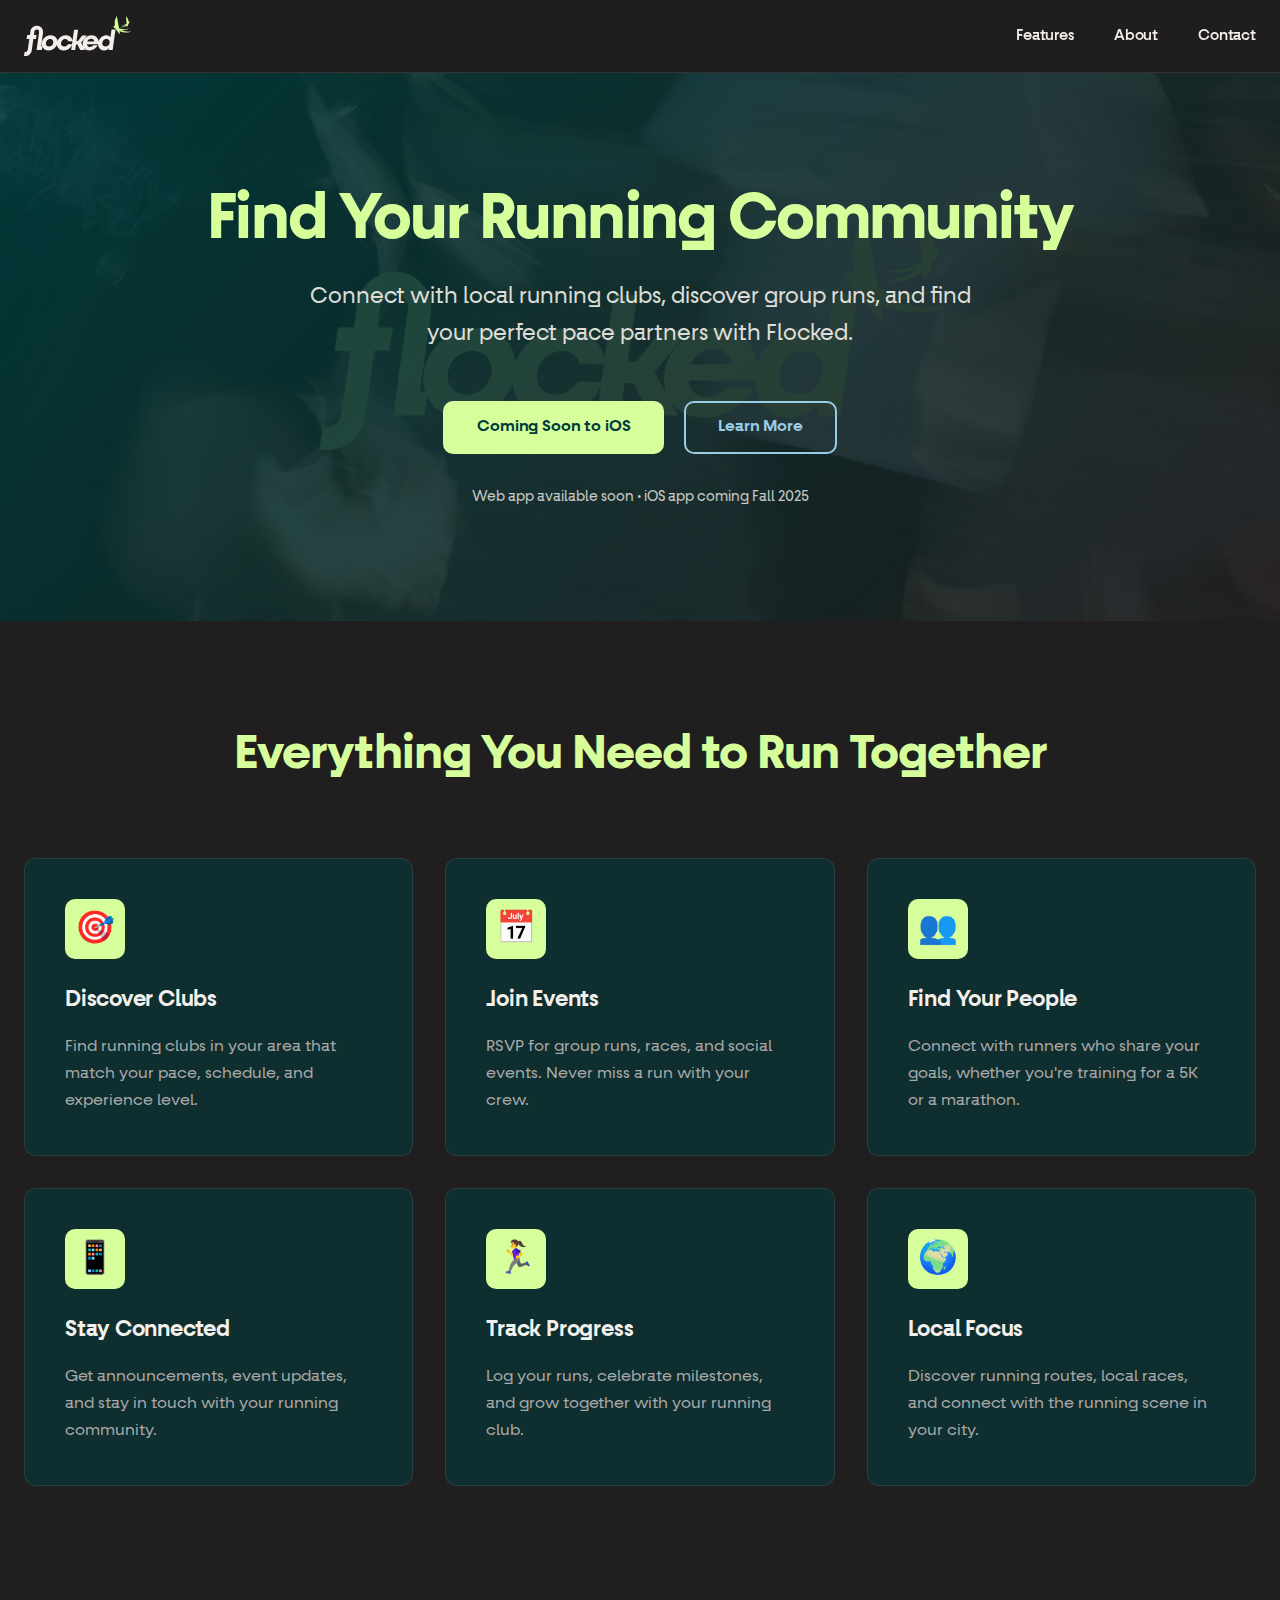
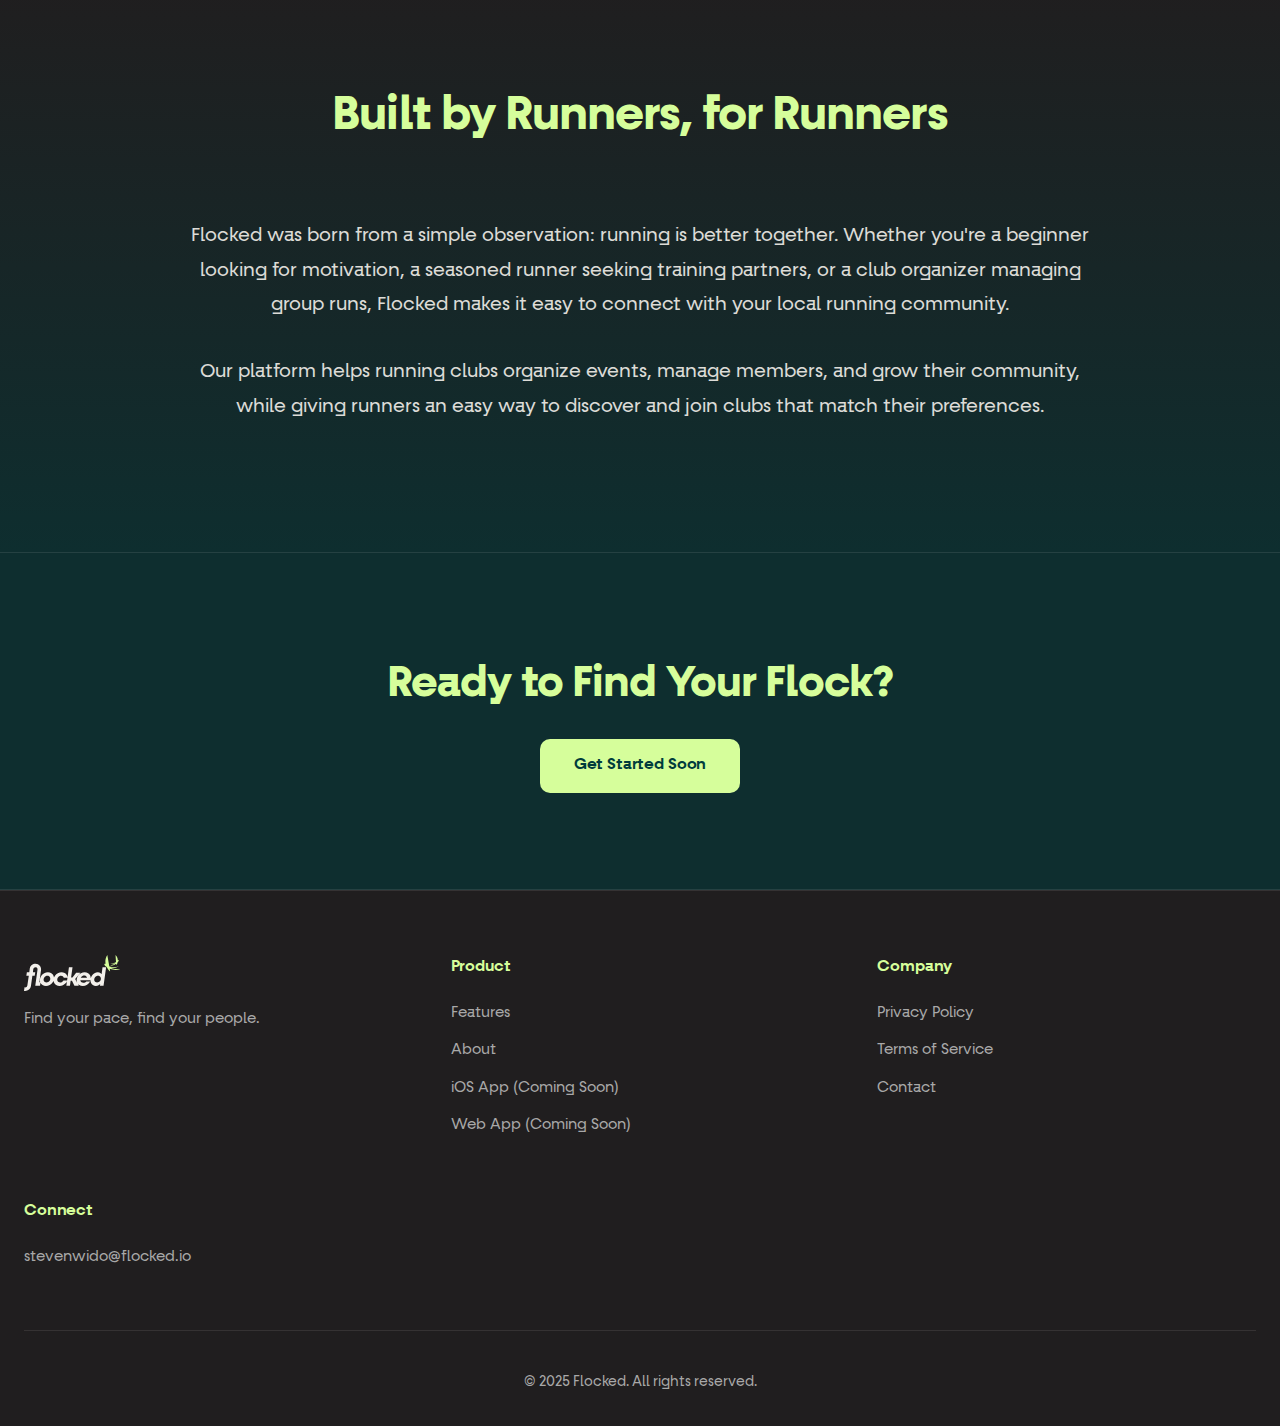
<file: index.html>
<!DOCTYPE html>
<html lang="en">
<head>
    <meta charset="UTF-8">
    <meta name="viewport" content="width=device-width, initial-scale=1.0">
    <title>Flocked - Find Your Running Community</title>
    <meta name="description" content="Flocked connects runners with local running clubs and communities. Find your pace, find your people.">
    <meta property="og:title" content="Flocked - Find Your Running Community">
    <meta property="og:description" content="Connect with local running clubs and find your perfect running community.">
    <meta property="og:type" content="website">
    
    <!-- Favicon -->
    <link rel="icon" type="image/png" href="/favicon.png">
    <link rel="apple-touch-icon" href="/favicon.png">
    
    <link rel="stylesheet" href="styles.css">
    <link rel="stylesheet" href="styles-fix.css">
    <!-- Flocked uses Fractul font loaded locally via CSS -->

    <!-- Google AdSense -->
    <script async src="https://pagead2.googlesyndication.com/pagead/js/adsbygoogle.js?client=ca-pub-4282709214282683"
        crossorigin="anonymous"></script>
</head>
<body>
    <!-- Navigation -->
    <nav class="navbar">
        <div class="container">
            <div class="nav-content">
                <div class="logo">
                    <img src="./brand-assets/logo-neon.svg" alt="Flocked Logo" />
                </div>
                <div class="nav-links">
                    <a href="#features">Features</a>
                    <a href="#about">About</a>
                    <a href="#contact">Contact</a>
                </div>
            </div>
        </div>
    </nav>

    <!-- Hero Section -->
    <section class="hero">
        <div class="container">
            <div class="hero-content">
                <h1 class="hero-title">Find Your Running Community</h1>
                <p class="hero-subtitle">
                    Connect with local running clubs, discover group runs, and find your perfect pace partners with Flocked.
                </p>
                <div class="hero-buttons">
                    <a href="#" class="btn btn-primary">Coming Soon to iOS</a>
                    <a href="#features" class="btn btn-secondary">Learn More</a>
                </div>
                <p class="hero-note">Web app available soon • iOS app coming Fall 2025</p>
            </div>
        </div>
    </section>

    <!-- Features Section -->
    <section id="features" class="features">
        <div class="container">
            <h2 class="section-title">Everything You Need to Run Together</h2>
            <div class="features-grid">
                <div class="feature-card">
                    <div class="feature-icon">🎯</div>
                    <h3>Discover Clubs</h3>
                    <p>Find running clubs in your area that match your pace, schedule, and experience level.</p>
                </div>
                <div class="feature-card">
                    <div class="feature-icon">📅</div>
                    <h3>Join Events</h3>
                    <p>RSVP for group runs, races, and social events. Never miss a run with your crew.</p>
                </div>
                <div class="feature-card">
                    <div class="feature-icon">👥</div>
                    <h3>Find Your People</h3>
                    <p>Connect with runners who share your goals, whether you're training for a 5K or a marathon.</p>
                </div>
                <div class="feature-card">
                    <div class="feature-icon">📱</div>
                    <h3>Stay Connected</h3>
                    <p>Get announcements, event updates, and stay in touch with your running community.</p>
                </div>
                <div class="feature-card">
                    <div class="feature-icon">🏃‍♀️</div>
                    <h3>Track Progress</h3>
                    <p>Log your runs, celebrate milestones, and grow together with your running club.</p>
                </div>
                <div class="feature-card">
                    <div class="feature-icon">🌍</div>
                    <h3>Local Focus</h3>
                    <p>Discover running routes, local races, and connect with the running scene in your city.</p>
                </div>
            </div>
        </div>
    </section>

    <!-- About Section -->
    <section id="about" class="about">
        <div class="container">
            <div class="about-content">
                <h2 class="section-title">Built by Runners, for Runners</h2>
                <p class="about-text">
                    Flocked was born from a simple observation: running is better together. Whether you're a beginner looking for motivation, 
                    a seasoned runner seeking training partners, or a club organizer managing group runs, Flocked makes it easy to connect 
                    with your local running community.
                </p>
                <p class="about-text">
                    Our platform helps running clubs organize events, manage members, and grow their community, while giving runners 
                    an easy way to discover and join clubs that match their preferences.
                </p>
            </div>
        </div>
    </section>

    <!-- CTA Section -->
    <section class="cta">
        <div class="container">
            <div class="cta-content">
                <h2>Ready to Find Your Flock?</h2>
                <a href="#" class="btn btn-primary">Get Started Soon</a>
            </div>
        </div>
    </section>

    <!-- Footer -->
    <footer id="contact" class="footer">
        <div class="container">
            <div class="footer-content">
                <div class="footer-section">
                    <div class="footer-logo">
                        <img src="./brand-assets/logo-neon.svg" alt="Flocked Logo" />
                    </div>
                    <p class="footer-tagline">Find your pace, find your people.</p>
                </div>
                <div class="footer-section">
                    <h4>Product</h4>
                    <ul>
                        <li><a href="#features">Features</a></li>
                        <li><a href="#about">About</a></li>
                        <li><a href="#">iOS App (Coming Soon)</a></li>
                        <li><a href="#">Web App (Coming Soon)</a></li>
                    </ul>
                </div>
                <div class="footer-section">
                    <h4>Company</h4>
                    <ul>
                        <li><a href="privacy.html">Privacy Policy</a></li>
                        <li><a href="terms.html">Terms of Service</a></li>
                        <li><a href="#contact">Contact</a></li>
                    </ul>
                </div>
                <div class="footer-section">
                    <h4>Connect</h4>
                    <ul>
                        <li><a href="mailto:hello@flocked.app">stevenwido@flocked.io</a></li>
                        <!-- <li><a href="#">Twitter</a></li>
                        <li><a href="#">Instagram</a></li> -->
                    </ul>
                </div>
            </div>
            <div class="footer-bottom">
                <p>&copy; 2025 Flocked. All rights reserved.</p>
            </div>
        </div>
    </footer>
</body>
</html>
</file>
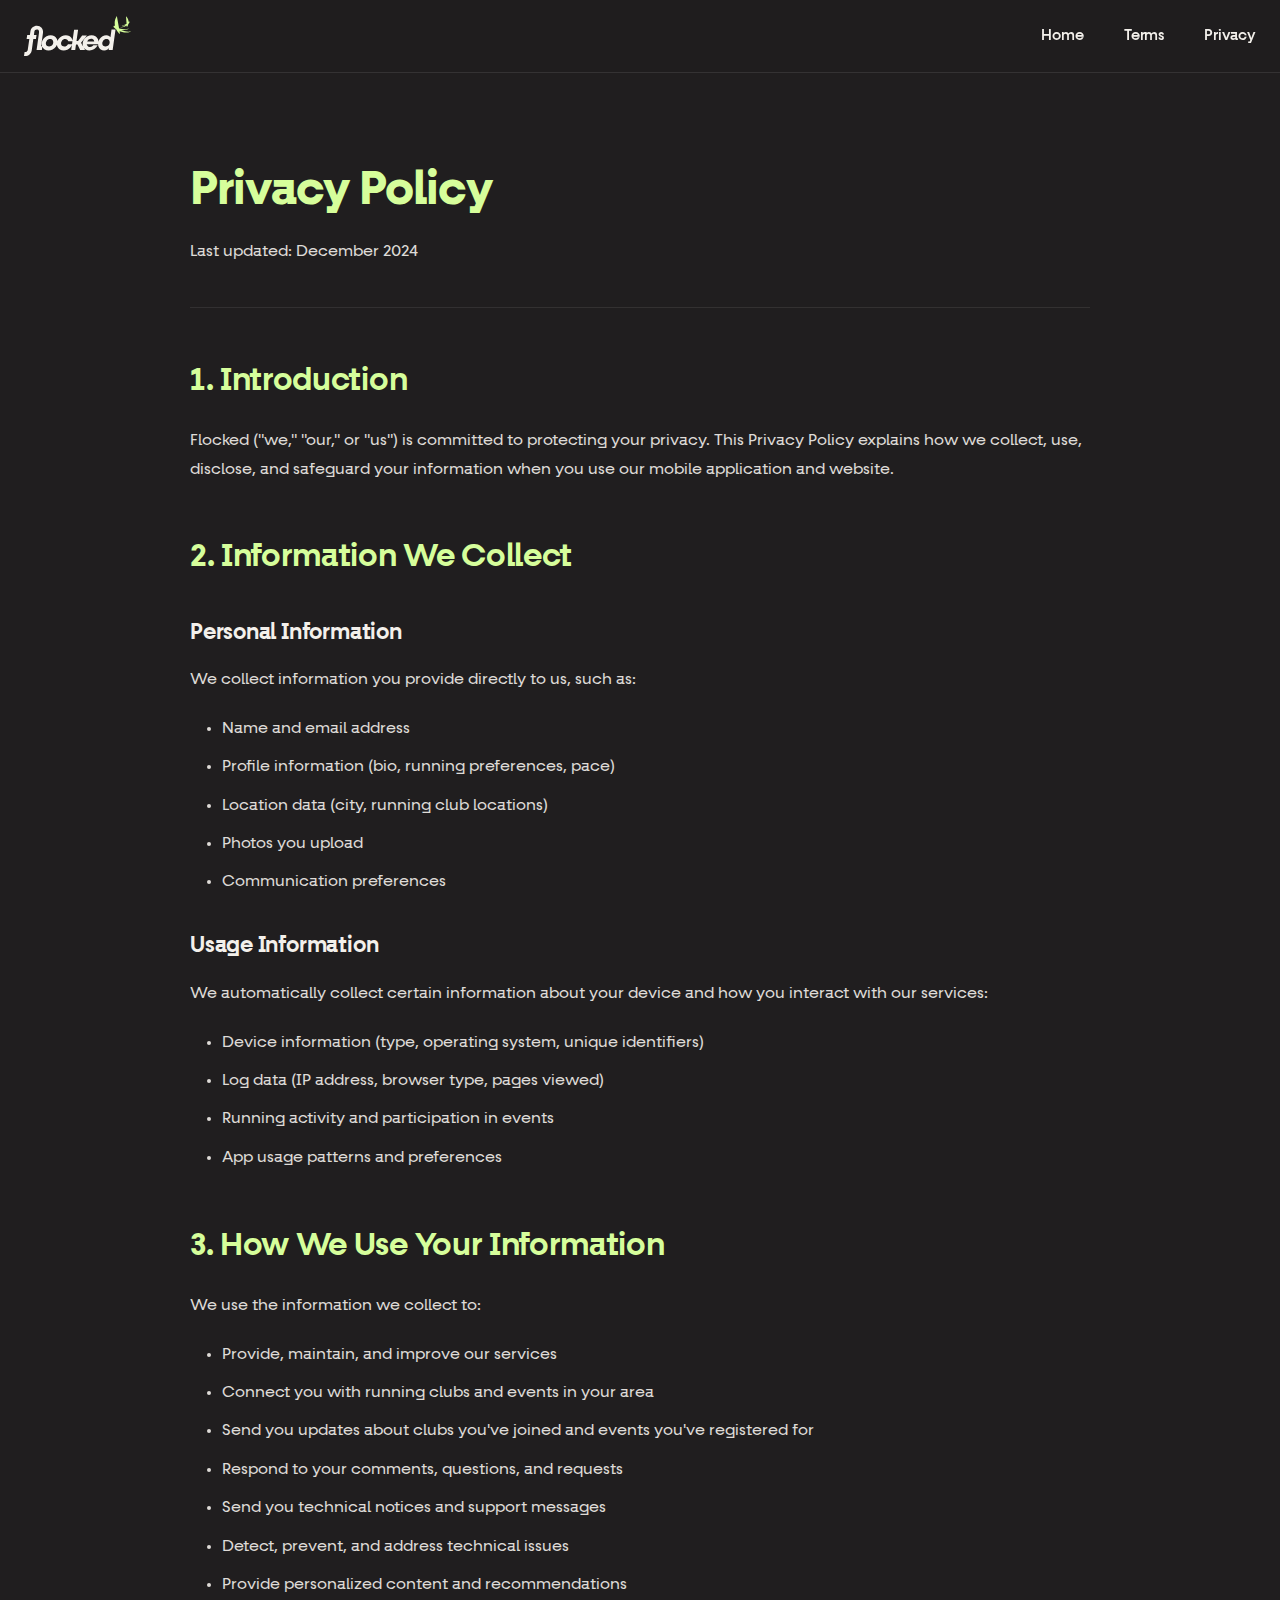
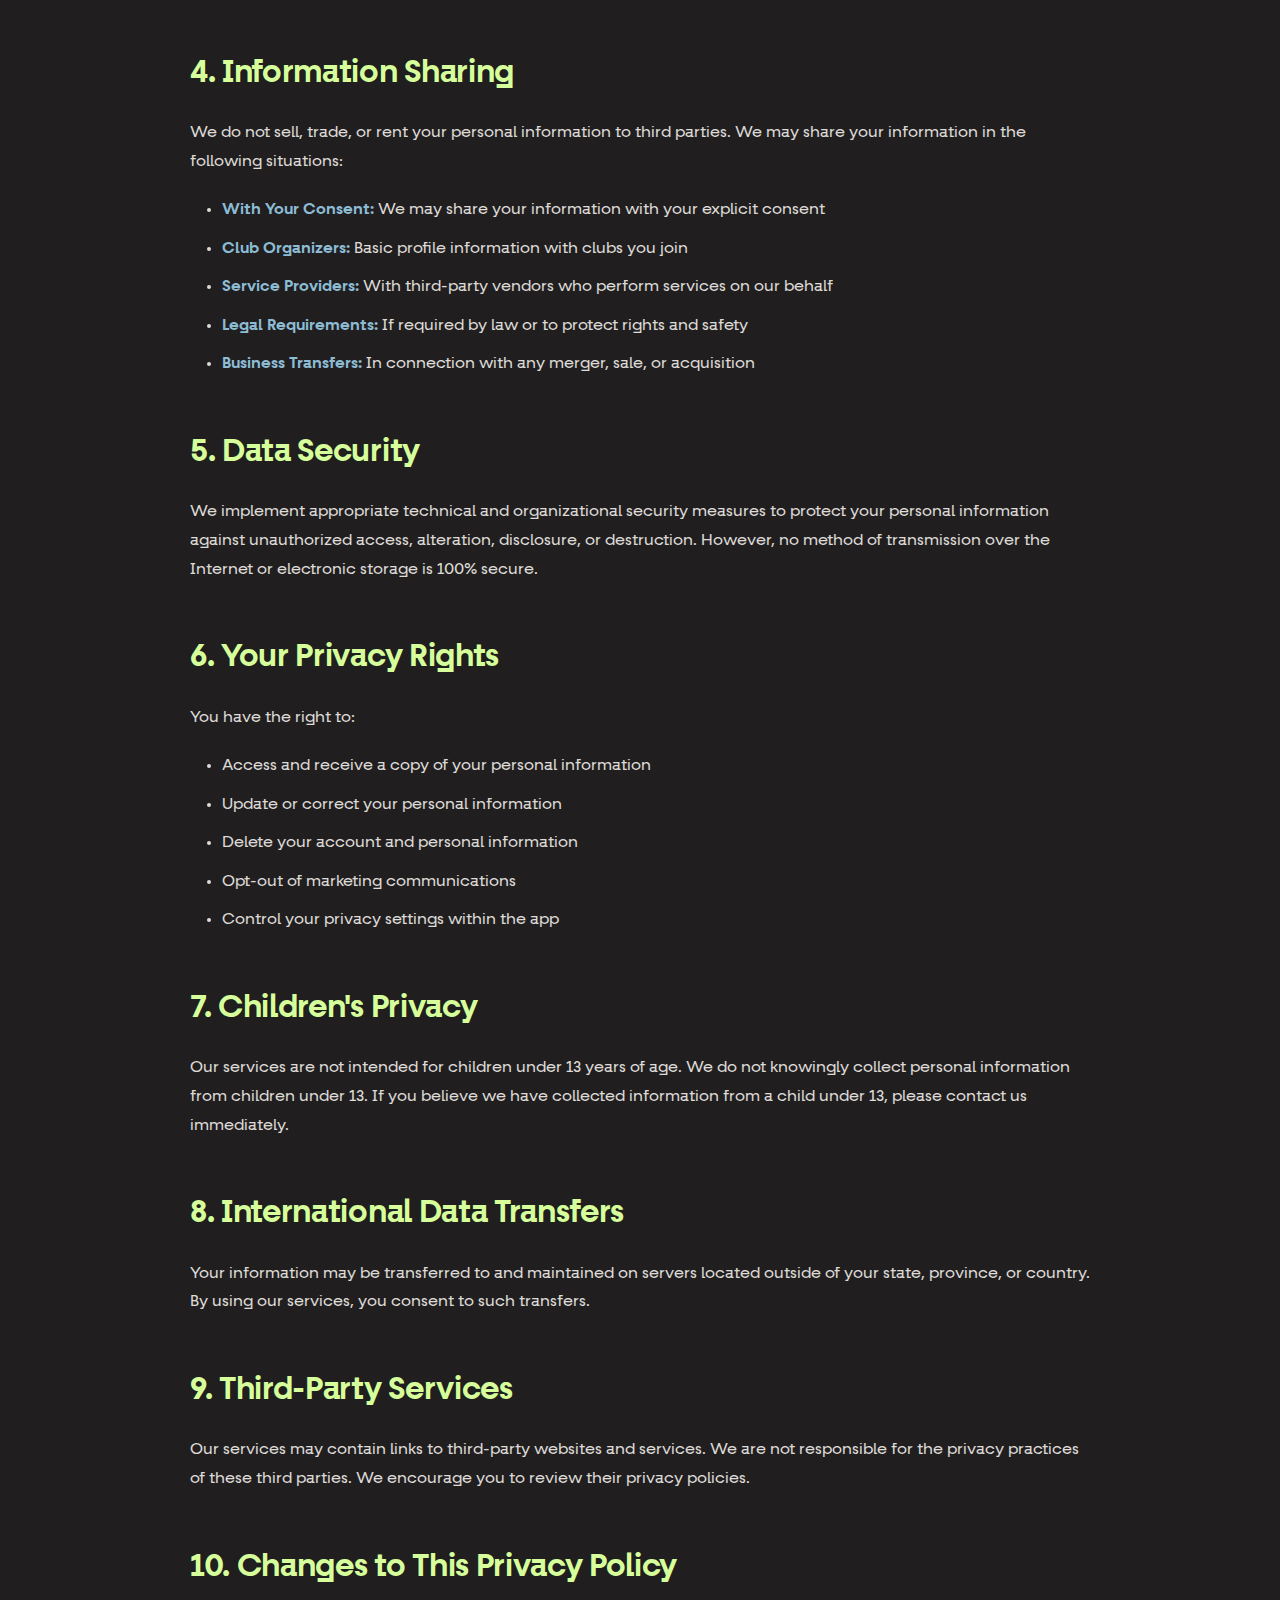
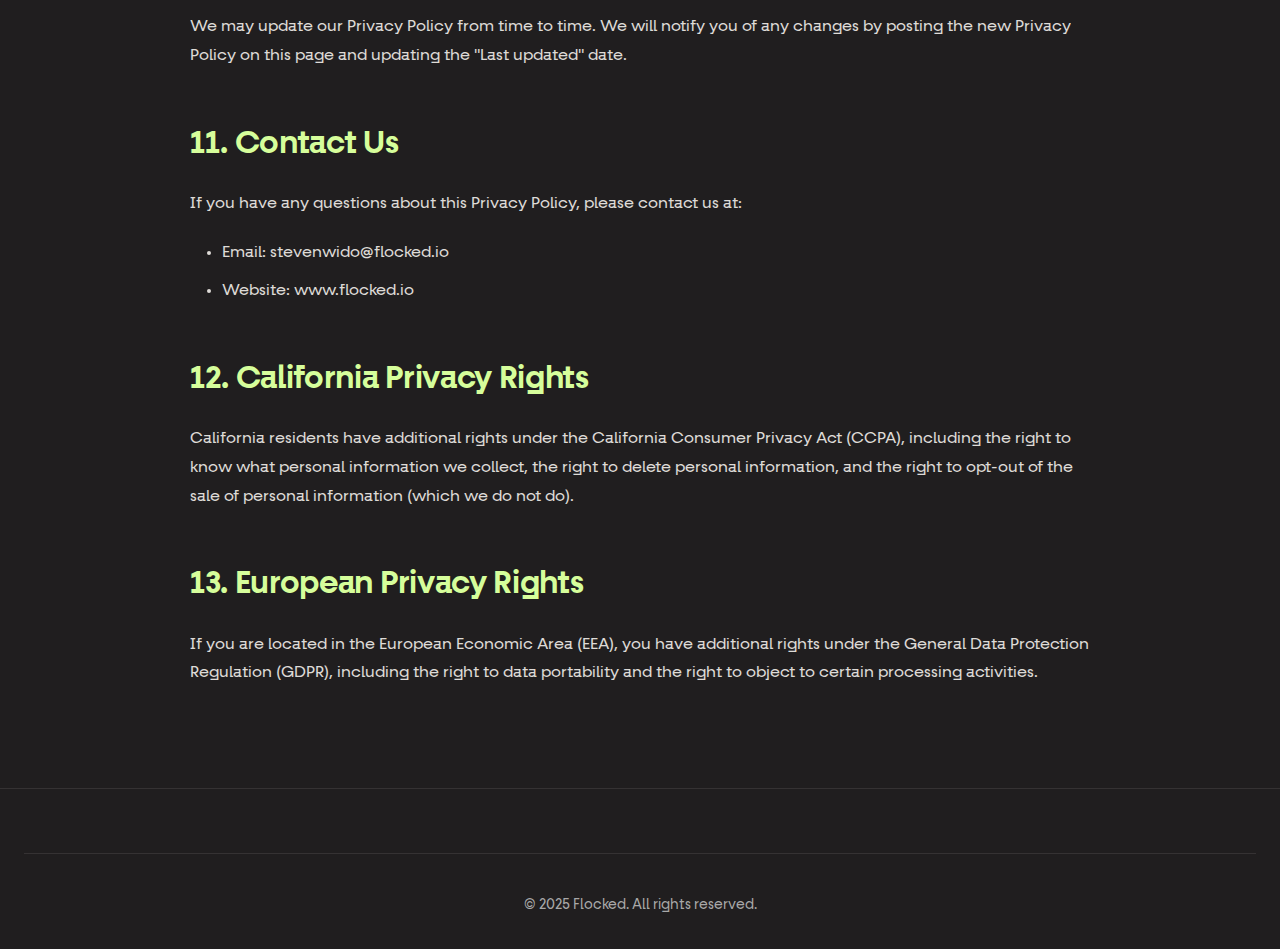
<file: privacy.html>
<!DOCTYPE html>
<html lang="en">
<head>
    <meta charset="UTF-8">
    <meta name="viewport" content="width=device-width, initial-scale=1.0">
    <title>Privacy Policy - Flocked</title>
    
    <!-- Favicon -->
    <link rel="icon" type="image/png" href="/favicon.png">
    <link rel="apple-touch-icon" href="/favicon.png">
    
    <link rel="stylesheet" href="styles.css">
    <link rel="stylesheet" href="legal.css">
    <!-- Flocked uses Fractul font loaded locally via CSS -->

    <!-- Google AdSense -->
    <script async src="https://pagead2.googlesyndication.com/pagead/js/adsbygoogle.js?client=ca-pub-4282709214282683"
        crossorigin="anonymous"></script>
</head>
<body>
    <!-- Navigation -->
    <nav class="navbar">
        <div class="container">
            <div class="nav-content">
                <a href="index.html" class="logo">
                    <img src="./brand-assets/logo-neon.svg" alt="Flocked Logo" />
                </a>
                <div class="nav-links">
                    <a href="index.html">Home</a>
                    <a href="terms.html">Terms</a>
                    <a href="privacy.html">Privacy</a>
                </div>
            </div>
        </div>
    </nav>

    <!-- Legal Content -->
    <section class="legal-content">
        <div class="container">
            <div class="legal-wrapper">
                <h1>Privacy Policy</h1>
                <p class="legal-date">Last updated: December 2024</p>

                <h2>1. Introduction</h2>
                <p>Flocked ("we," "our," or "us") is committed to protecting your privacy. This Privacy Policy explains how we collect, use, disclose, and safeguard your information when you use our mobile application and website.</p>

                <h2>2. Information We Collect</h2>
                <h3>Personal Information</h3>
                <p>We collect information you provide directly to us, such as:</p>
                <ul>
                    <li>Name and email address</li>
                    <li>Profile information (bio, running preferences, pace)</li>
                    <li>Location data (city, running club locations)</li>
                    <li>Photos you upload</li>
                    <li>Communication preferences</li>
                </ul>

                <h3>Usage Information</h3>
                <p>We automatically collect certain information about your device and how you interact with our services:</p>
                <ul>
                    <li>Device information (type, operating system, unique identifiers)</li>
                    <li>Log data (IP address, browser type, pages viewed)</li>
                    <li>Running activity and participation in events</li>
                    <li>App usage patterns and preferences</li>
                </ul>

                <h2>3. How We Use Your Information</h2>
                <p>We use the information we collect to:</p>
                <ul>
                    <li>Provide, maintain, and improve our services</li>
                    <li>Connect you with running clubs and events in your area</li>
                    <li>Send you updates about clubs you've joined and events you've registered for</li>
                    <li>Respond to your comments, questions, and requests</li>
                    <li>Send you technical notices and support messages</li>
                    <li>Detect, prevent, and address technical issues</li>
                    <li>Provide personalized content and recommendations</li>
                </ul>

                <h2>4. Information Sharing</h2>
                <p>We do not sell, trade, or rent your personal information to third parties. We may share your information in the following situations:</p>
                <ul>
                    <li><strong>With Your Consent:</strong> We may share your information with your explicit consent</li>
                    <li><strong>Club Organizers:</strong> Basic profile information with clubs you join</li>
                    <li><strong>Service Providers:</strong> With third-party vendors who perform services on our behalf</li>
                    <li><strong>Legal Requirements:</strong> If required by law or to protect rights and safety</li>
                    <li><strong>Business Transfers:</strong> In connection with any merger, sale, or acquisition</li>
                </ul>

                <h2>5. Data Security</h2>
                <p>We implement appropriate technical and organizational security measures to protect your personal information against unauthorized access, alteration, disclosure, or destruction. However, no method of transmission over the Internet or electronic storage is 100% secure.</p>

                <h2>6. Your Privacy Rights</h2>
                <p>You have the right to:</p>
                <ul>
                    <li>Access and receive a copy of your personal information</li>
                    <li>Update or correct your personal information</li>
                    <li>Delete your account and personal information</li>
                    <li>Opt-out of marketing communications</li>
                    <li>Control your privacy settings within the app</li>
                </ul>

                <h2>7. Children's Privacy</h2>
                <p>Our services are not intended for children under 13 years of age. We do not knowingly collect personal information from children under 13. If you believe we have collected information from a child under 13, please contact us immediately.</p>

                <h2>8. International Data Transfers</h2>
                <p>Your information may be transferred to and maintained on servers located outside of your state, province, or country. By using our services, you consent to such transfers.</p>

                <h2>9. Third-Party Services</h2>
                <p>Our services may contain links to third-party websites and services. We are not responsible for the privacy practices of these third parties. We encourage you to review their privacy policies.</p>

                <h2>10. Changes to This Privacy Policy</h2>
                <p>We may update our Privacy Policy from time to time. We will notify you of any changes by posting the new Privacy Policy on this page and updating the "Last updated" date.</p>

                <h2>11. Contact Us</h2>
                <p>If you have any questions about this Privacy Policy, please contact us at:</p>
                <ul>
                    <li>Email: stevenwido@flocked.io</li>
                    <li>Website: www.flocked.io</li>
                </ul>

                <h2>12. California Privacy Rights</h2>
                <p>California residents have additional rights under the California Consumer Privacy Act (CCPA), including the right to know what personal information we collect, the right to delete personal information, and the right to opt-out of the sale of personal information (which we do not do).</p>

                <h2>13. European Privacy Rights</h2>
                <p>If you are located in the European Economic Area (EEA), you have additional rights under the General Data Protection Regulation (GDPR), including the right to data portability and the right to object to certain processing activities.</p>
            </div>
        </div>
    </section>

    <!-- Footer -->
    <footer class="footer">
        <div class="container">
            <div class="footer-bottom">
                <p>&copy; 2025 Flocked. All rights reserved.</p>
            </div>
        </div>
    </footer>
</body>
</html>
</file>
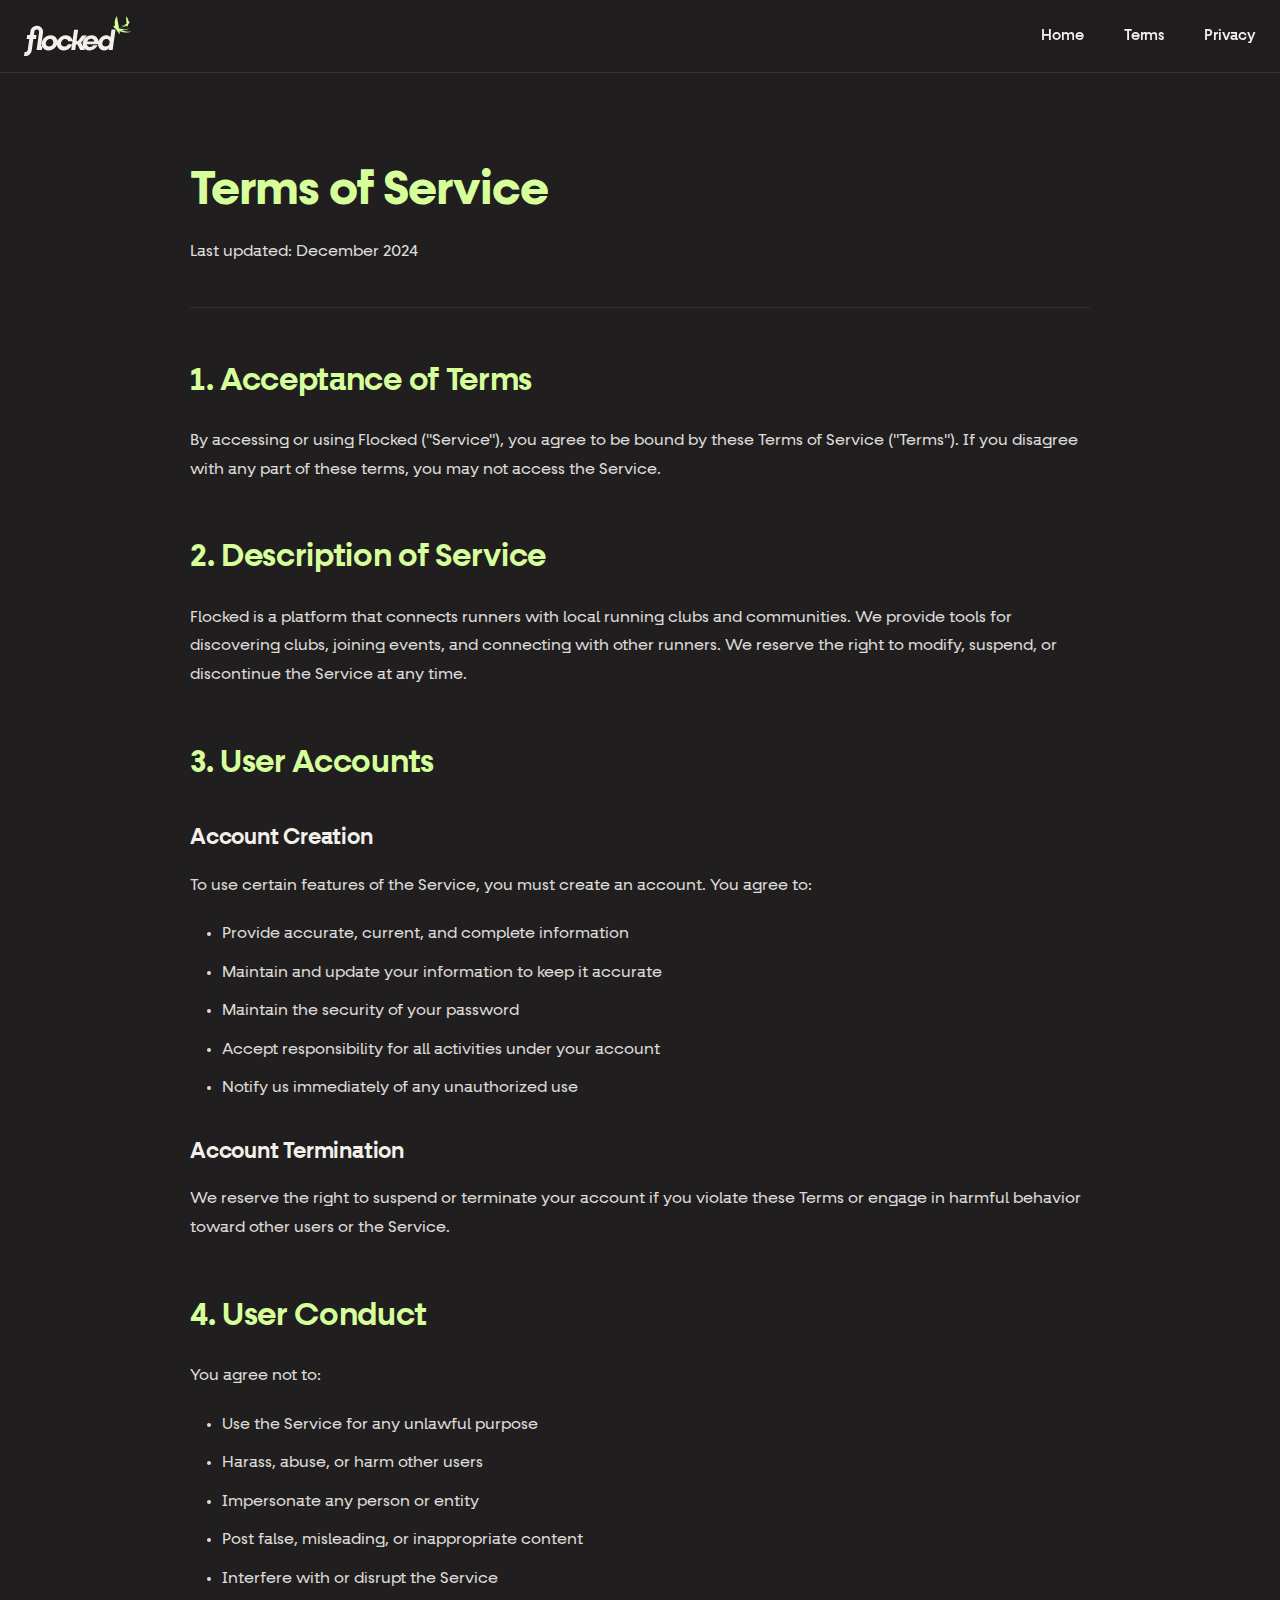
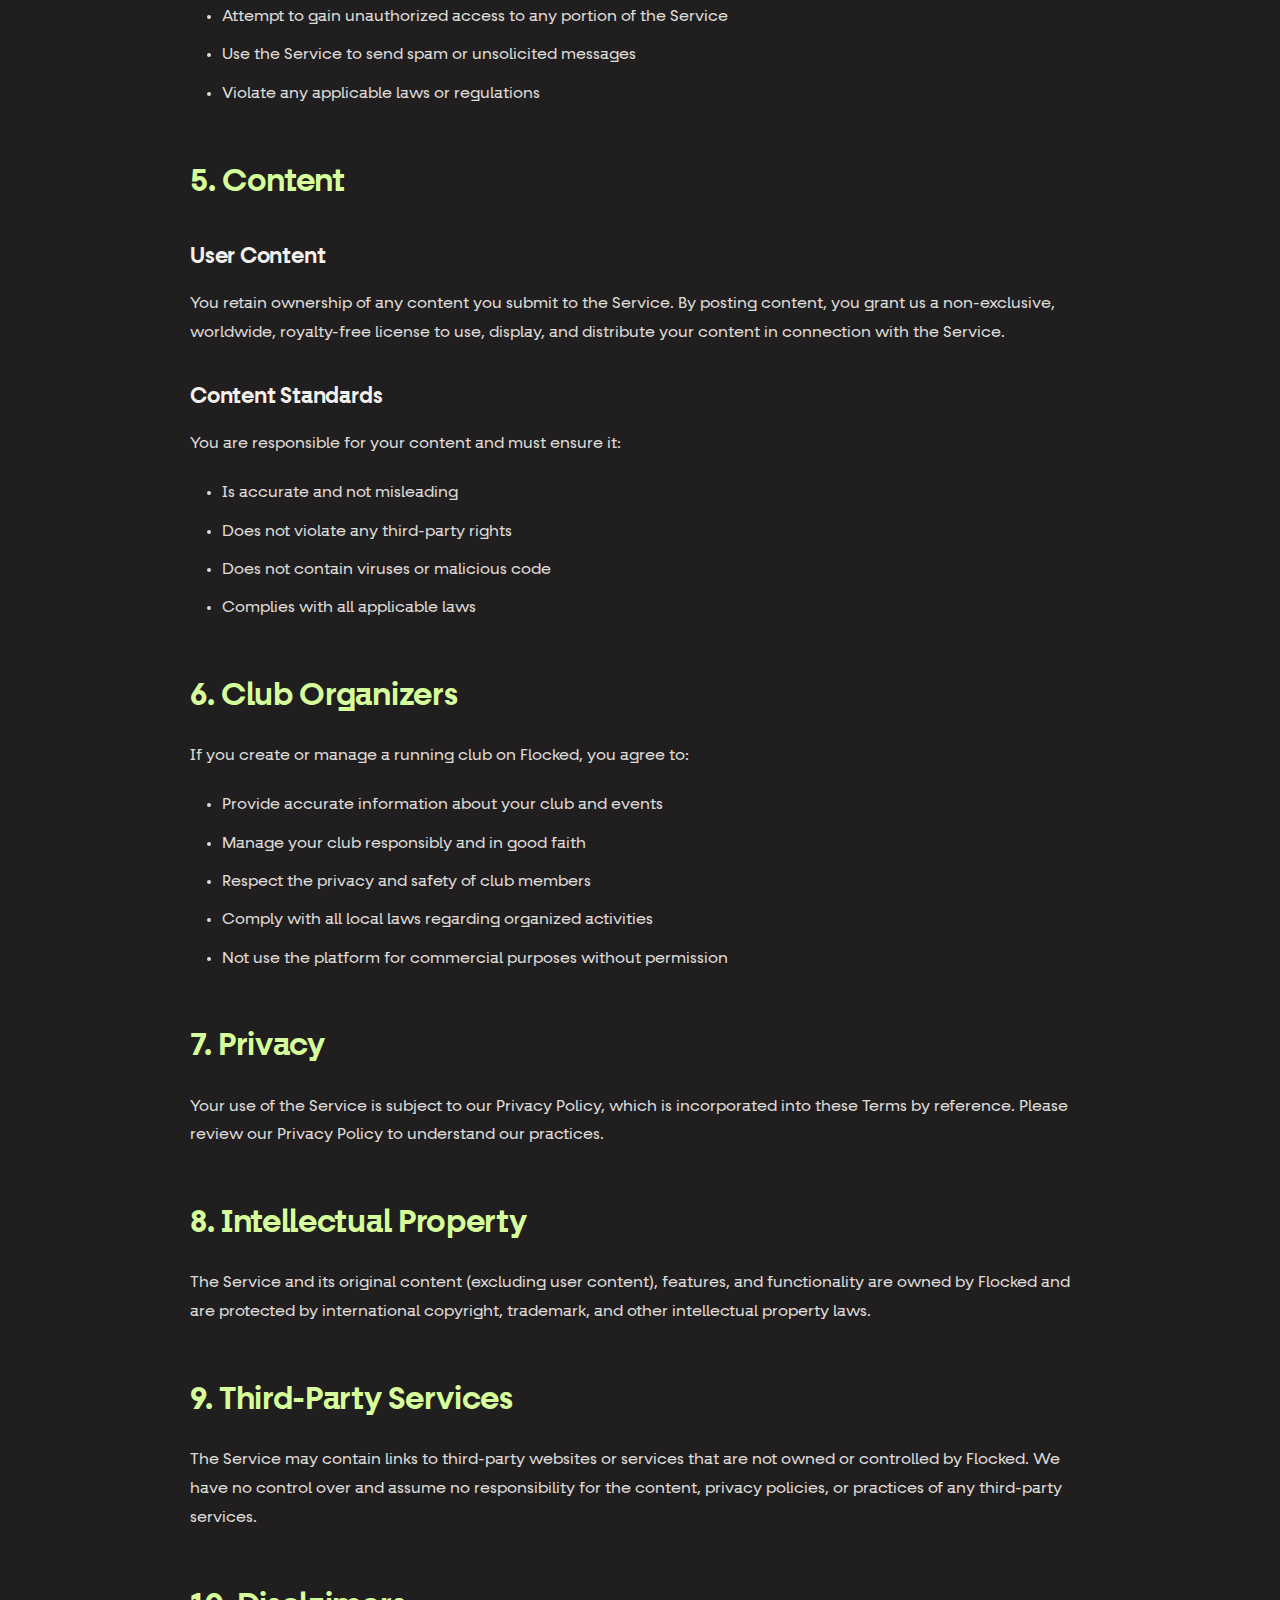
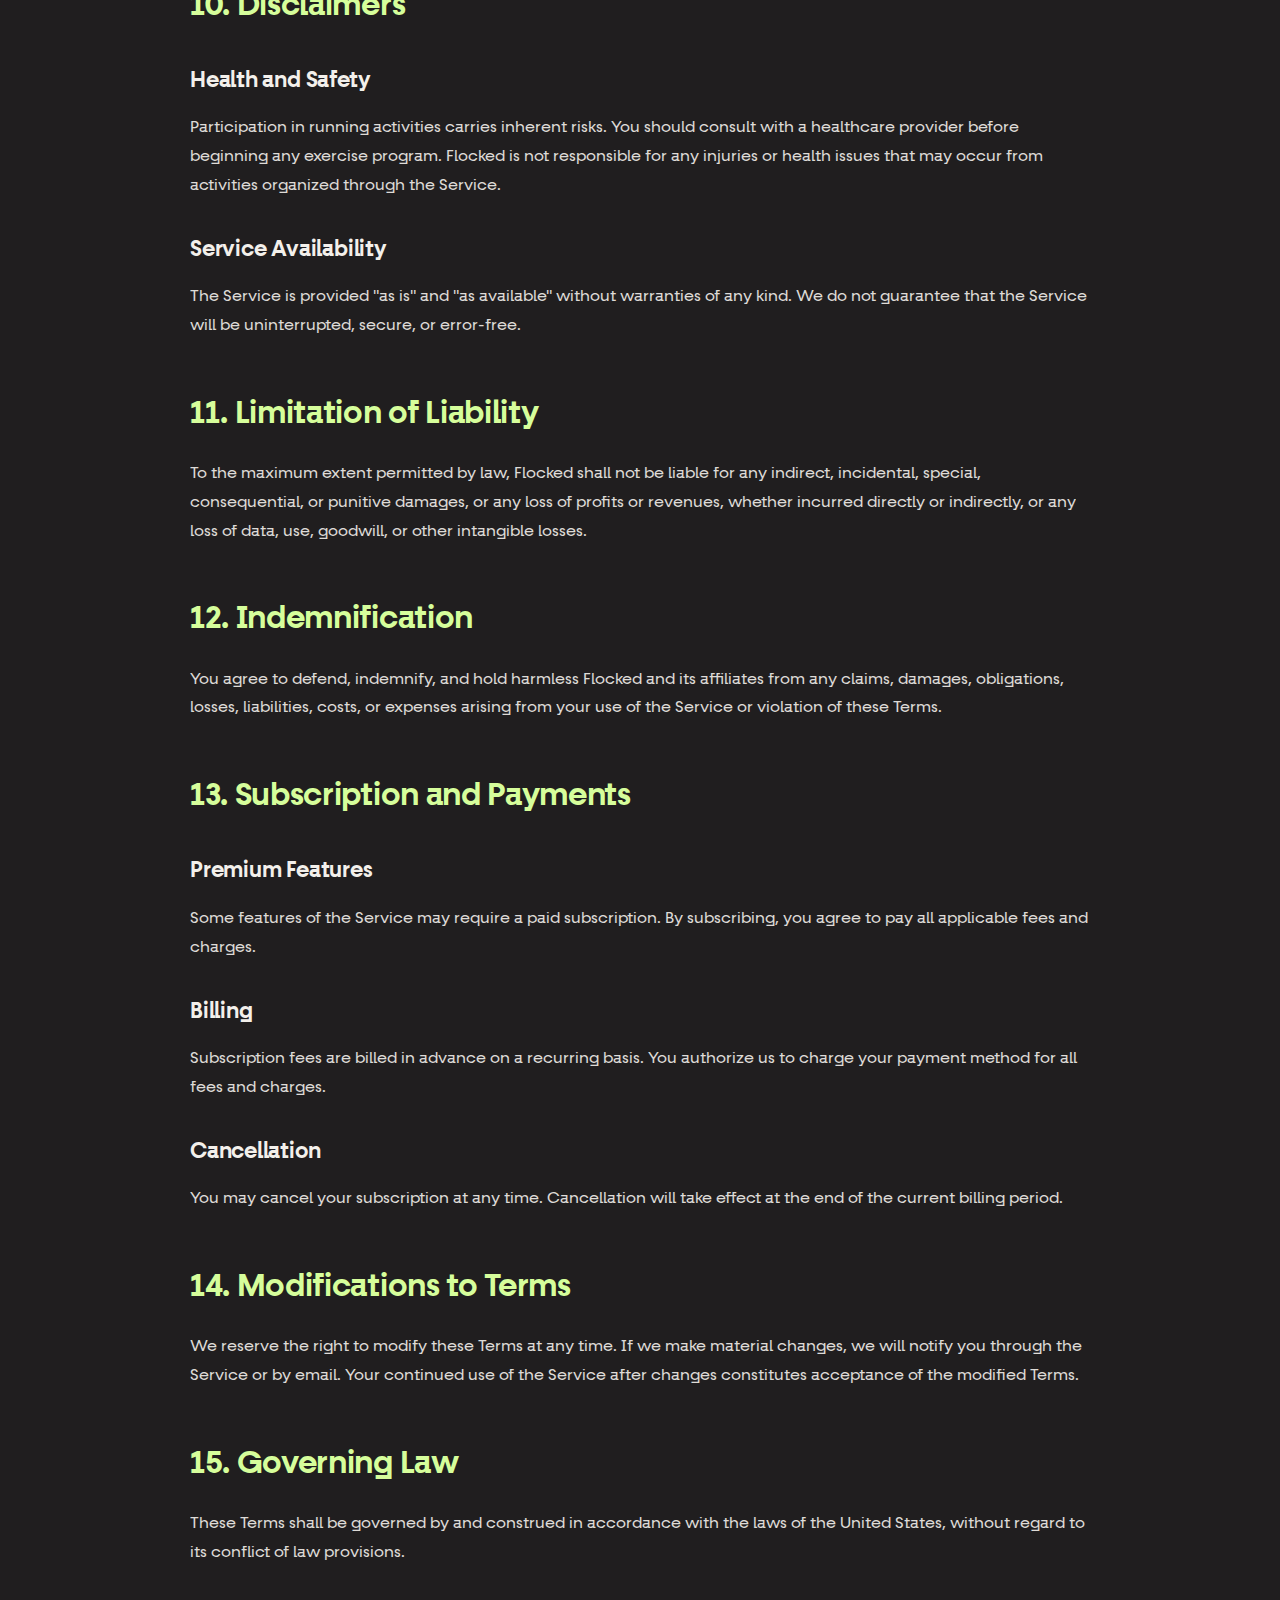
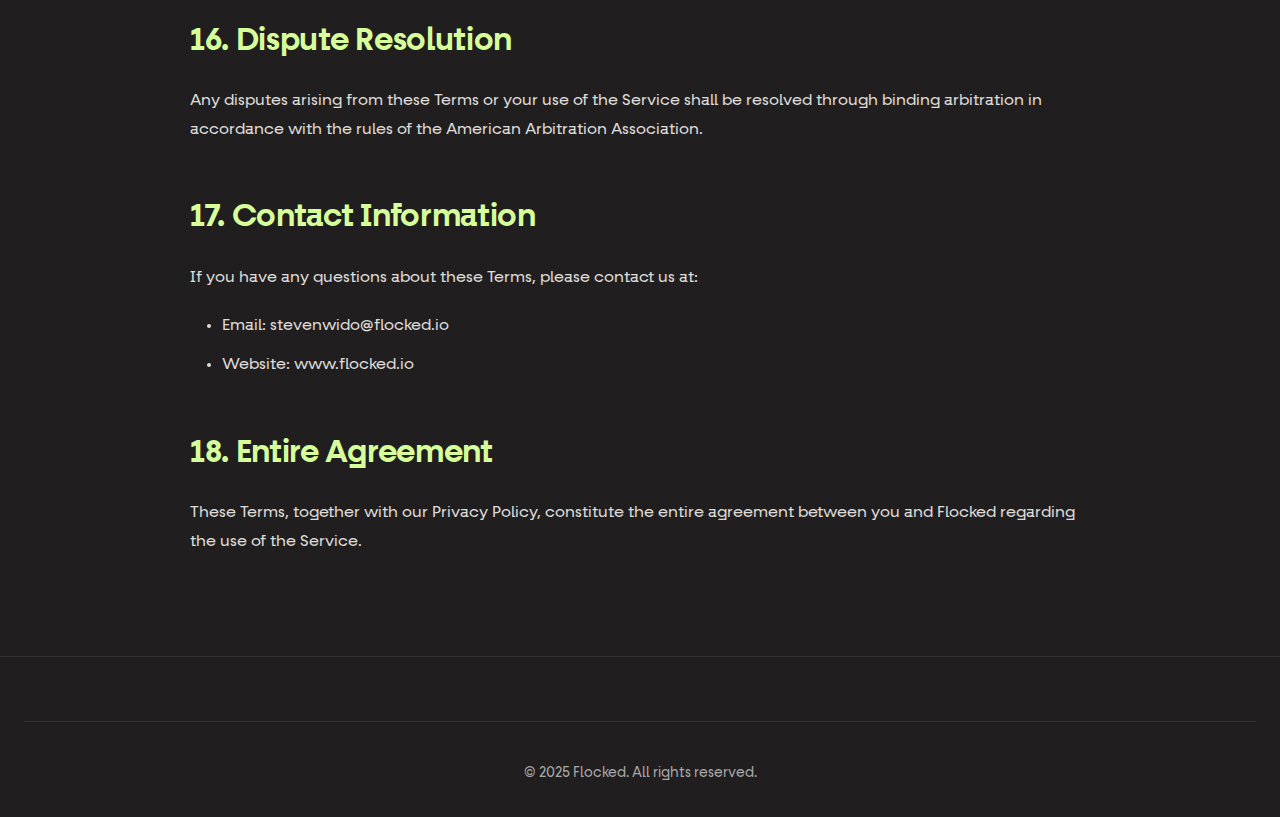
<file: terms.html>
<!DOCTYPE html>
<html lang="en">
<head>
    <meta charset="UTF-8">
    <meta name="viewport" content="width=device-width, initial-scale=1.0">
    <title>Terms of Service - Flocked</title>
    
    <!-- Favicon -->
    <link rel="icon" type="image/png" href="/favicon.png">
    <link rel="apple-touch-icon" href="/favicon.png">
    
    <link rel="stylesheet" href="styles.css">
    <link rel="stylesheet" href="legal.css">
    <!-- Flocked uses Fractul font loaded locally via CSS -->

    <!-- Google AdSense -->
    <script async src="https://pagead2.googlesyndication.com/pagead/js/adsbygoogle.js?client=ca-pub-4282709214282683"
        crossorigin="anonymous"></script>
</head>
<body>
    <!-- Navigation -->
    <nav class="navbar">
        <div class="container">
            <div class="nav-content">
                <a href="index.html" class="logo">
                    <img src="./brand-assets/logo-neon.svg" alt="Flocked Logo" />
                </a>
                <div class="nav-links">
                    <a href="index.html">Home</a>
                    <a href="terms.html">Terms</a>
                    <a href="privacy.html">Privacy</a>
                </div>
            </div>
        </div>
    </nav>

    <!-- Legal Content -->
    <section class="legal-content">
        <div class="container">
            <div class="legal-wrapper">
                <h1>Terms of Service</h1>
                <p class="legal-date">Last updated: December 2024</p>

                <h2>1. Acceptance of Terms</h2>
                <p>By accessing or using Flocked ("Service"), you agree to be bound by these Terms of Service ("Terms"). If you disagree with any part of these terms, you may not access the Service.</p>

                <h2>2. Description of Service</h2>
                <p>Flocked is a platform that connects runners with local running clubs and communities. We provide tools for discovering clubs, joining events, and connecting with other runners. We reserve the right to modify, suspend, or discontinue the Service at any time.</p>

                <h2>3. User Accounts</h2>
                <h3>Account Creation</h3>
                <p>To use certain features of the Service, you must create an account. You agree to:</p>
                <ul>
                    <li>Provide accurate, current, and complete information</li>
                    <li>Maintain and update your information to keep it accurate</li>
                    <li>Maintain the security of your password</li>
                    <li>Accept responsibility for all activities under your account</li>
                    <li>Notify us immediately of any unauthorized use</li>
                </ul>

                <h3>Account Termination</h3>
                <p>We reserve the right to suspend or terminate your account if you violate these Terms or engage in harmful behavior toward other users or the Service.</p>

                <h2>4. User Conduct</h2>
                <p>You agree not to:</p>
                <ul>
                    <li>Use the Service for any unlawful purpose</li>
                    <li>Harass, abuse, or harm other users</li>
                    <li>Impersonate any person or entity</li>
                    <li>Post false, misleading, or inappropriate content</li>
                    <li>Interfere with or disrupt the Service</li>
                    <li>Attempt to gain unauthorized access to any portion of the Service</li>
                    <li>Use the Service to send spam or unsolicited messages</li>
                    <li>Violate any applicable laws or regulations</li>
                </ul>

                <h2>5. Content</h2>
                <h3>User Content</h3>
                <p>You retain ownership of any content you submit to the Service. By posting content, you grant us a non-exclusive, worldwide, royalty-free license to use, display, and distribute your content in connection with the Service.</p>

                <h3>Content Standards</h3>
                <p>You are responsible for your content and must ensure it:</p>
                <ul>
                    <li>Is accurate and not misleading</li>
                    <li>Does not violate any third-party rights</li>
                    <li>Does not contain viruses or malicious code</li>
                    <li>Complies with all applicable laws</li>
                </ul>

                <h2>6. Club Organizers</h2>
                <p>If you create or manage a running club on Flocked, you agree to:</p>
                <ul>
                    <li>Provide accurate information about your club and events</li>
                    <li>Manage your club responsibly and in good faith</li>
                    <li>Respect the privacy and safety of club members</li>
                    <li>Comply with all local laws regarding organized activities</li>
                    <li>Not use the platform for commercial purposes without permission</li>
                </ul>

                <h2>7. Privacy</h2>
                <p>Your use of the Service is subject to our Privacy Policy, which is incorporated into these Terms by reference. Please review our Privacy Policy to understand our practices.</p>

                <h2>8. Intellectual Property</h2>
                <p>The Service and its original content (excluding user content), features, and functionality are owned by Flocked and are protected by international copyright, trademark, and other intellectual property laws.</p>

                <h2>9. Third-Party Services</h2>
                <p>The Service may contain links to third-party websites or services that are not owned or controlled by Flocked. We have no control over and assume no responsibility for the content, privacy policies, or practices of any third-party services.</p>

                <h2>10. Disclaimers</h2>
                <h3>Health and Safety</h3>
                <p>Participation in running activities carries inherent risks. You should consult with a healthcare provider before beginning any exercise program. Flocked is not responsible for any injuries or health issues that may occur from activities organized through the Service.</p>

                <h3>Service Availability</h3>
                <p>The Service is provided "as is" and "as available" without warranties of any kind. We do not guarantee that the Service will be uninterrupted, secure, or error-free.</p>

                <h2>11. Limitation of Liability</h2>
                <p>To the maximum extent permitted by law, Flocked shall not be liable for any indirect, incidental, special, consequential, or punitive damages, or any loss of profits or revenues, whether incurred directly or indirectly, or any loss of data, use, goodwill, or other intangible losses.</p>

                <h2>12. Indemnification</h2>
                <p>You agree to defend, indemnify, and hold harmless Flocked and its affiliates from any claims, damages, obligations, losses, liabilities, costs, or expenses arising from your use of the Service or violation of these Terms.</p>

                <h2>13. Subscription and Payments</h2>
                <h3>Premium Features</h3>
                <p>Some features of the Service may require a paid subscription. By subscribing, you agree to pay all applicable fees and charges.</p>

                <h3>Billing</h3>
                <p>Subscription fees are billed in advance on a recurring basis. You authorize us to charge your payment method for all fees and charges.</p>

                <h3>Cancellation</h3>
                <p>You may cancel your subscription at any time. Cancellation will take effect at the end of the current billing period.</p>

                <h2>14. Modifications to Terms</h2>
                <p>We reserve the right to modify these Terms at any time. If we make material changes, we will notify you through the Service or by email. Your continued use of the Service after changes constitutes acceptance of the modified Terms.</p>

                <h2>15. Governing Law</h2>
                <p>These Terms shall be governed by and construed in accordance with the laws of the United States, without regard to its conflict of law provisions.</p>

                <h2>16. Dispute Resolution</h2>
                <p>Any disputes arising from these Terms or your use of the Service shall be resolved through binding arbitration in accordance with the rules of the American Arbitration Association.</p>

                <h2>17. Contact Information</h2>
                <p>If you have any questions about these Terms, please contact us at:</p>
                <ul>
                    <li>Email: stevenwido@flocked.io</li>
                    <li>Website: www.flocked.io</li>
                </ul>

                <h2>18. Entire Agreement</h2>
                <p>These Terms, together with our Privacy Policy, constitute the entire agreement between you and Flocked regarding the use of the Service.</p>
            </div>
        </div>
    </section>

    <!-- Footer -->
    <footer class="footer">
        <div class="container">
            <div class="footer-bottom">
                <p>&copy; 2025 Flocked. All rights reserved.</p>
            </div>
        </div>
    </footer>
</body>
</html>
</file>
<file: styles.css>
/* Fractul Font Family */
@font-face {
    font-family: 'Fractul';
    src: url('./fonts/Fractul-Light.ttf') format('truetype');
    font-weight: 300;
    font-style: normal;
}

@font-face {
    font-family: 'Fractul';
    src: url('./fonts/Fractul-Regular.ttf') format('truetype');
    font-weight: 400;
    font-style: normal;
}

@font-face {
    font-family: 'Fractul';
    src: url('./fonts/Fractul-Medium.ttf') format('truetype');
    font-weight: 500;
    font-style: normal;
}

@font-face {
    font-family: 'Fractul';
    src: url('./fonts/Fractul-SemiBold.ttf') format('truetype');
    font-weight: 600;
    font-style: normal;
}

@font-face {
    font-family: 'Fractul';
    src: url('./fonts/Fractul-Bold.ttf') format('truetype');
    font-weight: 700;
    font-style: normal;
}

/* Reset and Base Styles */
* {
    margin: 0;
    padding: 0;
    box-sizing: border-box;
}

:root {
    /* Flocked Brand Colors */
    --flocked-neon-green: #D6FE9B;
    --flocked-dark-teal: #003C3C;
    --flocked-sky-blue: #99CDE6;
    --flocked-cloud-dancer: #F3F0EB;
    --flocked-darkest-hour: #201E1F;
    
    /* Dark Mode Colors (Default) */
    --background: #201E1F;
    --foreground: #F3F0EB;
    --card: #0E2E2F;
    --card-foreground: #F3F0EB;
    --primary: #D6FE9B;
    --primary-foreground: #003C3C;
    --secondary: #99CDE6;
    --secondary-foreground: #201E1F;
    --muted: #2A2829;
    --muted-foreground: #A8A8A8;
    --border: rgba(243, 240, 235, 0.1);
    --ring: #99CDE6;
    
    /* Spacing */
    --max-width: 1400px;
    --radius-sm: 8px;
    --radius-md: 10px;
    --radius-lg: 12px;
}

body {
    font-family: 'Fractul', 'Inter', system-ui, -apple-system, sans-serif;
    line-height: 1.6;
    color: var(--foreground);
    background: var(--background);
    font-weight: 400;
    -webkit-font-smoothing: antialiased;
    -moz-osx-font-smoothing: grayscale;
}

.container {
    max-width: var(--max-width);
    margin: 0 auto;
    padding: 0 24px;
}

/* Navigation */
.navbar {
    background: var(--background);
    border-bottom: 1px solid var(--border);
    position: sticky;
    top: 0;
    z-index: 100;
    backdrop-filter: blur(10px);
    background: rgba(32, 30, 31, 0.95);
}

.nav-content {
    display: flex;
    justify-content: space-between;
    align-items: center;
    padding: 1rem 0;
}

.logo {
    display: flex;
    align-items: center;
    gap: 0.75rem;
    text-decoration: none;
}

.logo img {
    height: 40px;
    width: auto;
}

.logo-text {
    font-size: 1.5rem;
    font-weight: 700;
    color: var(--flocked-neon-green);
    letter-spacing: -0.02em;
}

.nav-links {
    display: flex;
    gap: 2.5rem;
}

.nav-links a {
    color: var(--foreground);
    text-decoration: none;
    font-weight: 500;
    transition: color 0.2s ease-in-out;
    font-size: 0.95rem;
    letter-spacing: -0.01em;
}

.nav-links a:hover {
    color: var(--flocked-sky-blue);
}

/* Hero Section */
.hero {
    padding: 7rem 0;
    background: linear-gradient(135deg, var(--flocked-dark-teal) 0%, var(--background) 100%);
    position: relative;
    overflow: hidden;
}

.hero::before {
    content: '';
    position: absolute;
    top: 0;
    left: 0;
    right: 0;
    bottom: 0;
    background-image: url('./brand-assets/FlockedWallpaper.jpg');
    background-size: cover;
    background-position: center;
    opacity: 0.1;
    z-index: 0;
}

.hero-content {
    max-width: 900px;
    margin: 0 auto;
    text-align: center;
    position: relative;
    z-index: 1;
}

.hero-title {
    font-size: 4rem;
    font-weight: 700;
    margin-bottom: 1.5rem;
    line-height: 1.1;
    letter-spacing: -0.03em;
    color: var(--flocked-neon-green);
}

.hero-subtitle {
    font-size: 1.35rem;
    margin-bottom: 3rem;
    color: var(--foreground);
    opacity: 0.9;
    line-height: 1.7;
    font-weight: 400;
    max-width: 700px;
    margin-left: auto;
    margin-right: auto;
}

.hero-buttons {
    display: flex;
    gap: 1.25rem;
    justify-content: center;
    margin-bottom: 2rem;
}

.btn {
    padding: 0.75rem 2rem;
    border-radius: var(--radius-md);
    font-weight: 600;
    text-decoration: none;
    display: inline-block;
    transition: all 0.2s ease-in-out;
    border: 2px solid transparent;
    font-size: 1rem;
    letter-spacing: -0.01em;
    min-height: 44px;
    display: inline-flex;
    align-items: center;
    justify-content: center;
}

.btn-primary {
    background: var(--flocked-neon-green);
    color: var(--flocked-dark-teal);
}

.btn-primary:hover {
    filter: brightness(0.92);
    transform: translateY(-1px);
}

.btn-secondary {
    background: transparent;
    color: var(--flocked-sky-blue);
    border-color: var(--flocked-sky-blue);
}

.btn-secondary:hover {
    background: var(--flocked-sky-blue);
    color: var(--background);
}

.hero-note {
    font-size: 0.9rem;
    opacity: 0.8;
    color: var(--foreground);
    font-weight: 400;
}

/* Features Section */
.features {
    padding: 6rem 0;
    background: var(--background);
}

.section-title {
    font-size: 3rem;
    font-weight: 700;
    text-align: center;
    margin-bottom: 4rem;
    color: var(--flocked-neon-green);
    letter-spacing: -0.02em;
}

.features-grid {
    display: grid;
    grid-template-columns: repeat(auto-fit, minmax(350px, 1fr));
    gap: 2rem;
}

.feature-card {
    background: var(--card);
    padding: 2.5rem;
    border-radius: var(--radius-lg);
    border: 1px solid var(--border);
    transition: all 0.2s ease-in-out;
}

.feature-card:hover {
    transform: translateY(-4px);
    border-color: var(--flocked-sky-blue);
    box-shadow: 0 10px 30px rgba(153, 205, 230, 0.1);
}

.feature-icon {
    width: 60px;
    height: 60px;
    background: var(--flocked-neon-green);
    border-radius: var(--radius-md);
    display: flex;
    align-items: center;
    justify-content: center;
    font-size: 2rem;
    margin-bottom: 1.5rem;
}

.feature-card h3 {
    font-size: 1.35rem;
    margin-bottom: 1rem;
    color: var(--foreground);
    font-weight: 600;
    letter-spacing: -0.01em;
}

.feature-card p {
    color: var(--muted-foreground);
    line-height: 1.7;
    font-weight: 400;
}

/* About Section */
.about {
    padding: 6rem 0;
    background: linear-gradient(180deg, var(--background) 0%, var(--card) 100%);
}

.about-content {
    max-width: 900px;
    margin: 0 auto;
    text-align: center;
}

.about-text {
    font-size: 1.2rem;
    color: var(--foreground);
    margin-bottom: 2rem;
    line-height: 1.8;
    font-weight: 400;
    opacity: 0.9;
}

.stats {
    display: grid;
    grid-template-columns: repeat(auto-fit, minmax(180px, 1fr));
    gap: 3rem;
    margin-top: 4rem;
}

.stat {
    text-align: center;
}

.stat-number {
    font-size: 3rem;
    font-weight: 700;
    color: var(--flocked-neon-green);
    margin-bottom: 0.5rem;
    letter-spacing: -0.02em;
}

.stat-label {
    color: var(--muted-foreground);
    font-weight: 500;
    font-size: 1rem;
}

/* CTA Section */
.cta {
    padding: 6rem 0;
    background: var(--card);
    border-top: 1px solid var(--border);
    border-bottom: 1px solid var(--border);
}

.cta-content {
    text-align: center;
    max-width: 700px;
    margin: 0 auto;
}

.cta-content h2 {
    font-size: 2.75rem;
    margin-bottom: 1.25rem;
    color: var(--flocked-neon-green);
    font-weight: 700;
    letter-spacing: -0.02em;
}

.cta-content p {
    font-size: 1.2rem;
    margin-bottom: 2.5rem;
    color: var(--foreground);
    opacity: 0.9;
    font-weight: 400;
}

/* Footer */
.footer {
    background: var(--background);
    padding: 4rem 0 2rem;
    border-top: 1px solid var(--border);
}

.footer-content {
    display: grid;
    grid-template-columns: repeat(auto-fit, minmax(280px, 1fr));
    gap: 3rem;
    margin-bottom: 3rem;
}

.footer-logo {
    display: flex;
    align-items: center;
    gap: 0.75rem;
    margin-bottom: 1rem;
}

.footer-logo img {
    height: 36px;
    width: auto;
}

.footer-tagline {
    color: var(--muted-foreground);
    font-weight: 400;
    font-size: 0.95rem;
}

.footer-section h4 {
    color: var(--flocked-neon-green);
    margin-bottom: 1.25rem;
    font-size: 1rem;
    font-weight: 600;
    letter-spacing: -0.01em;
}

.footer-section ul {
    list-style: none;
}

.footer-section ul li {
    margin-bottom: 0.75rem;
}

.footer-section a {
    color: var(--muted-foreground);
    text-decoration: none;
    transition: color 0.2s ease-in-out;
    font-weight: 400;
    font-size: 0.95rem;
}

.footer-section a:hover {
    color: var(--flocked-sky-blue);
}

.footer-bottom {
    text-align: center;
    padding-top: 2.5rem;
    border-top: 1px solid var(--border);
    color: var(--muted-foreground);
    font-size: 0.9rem;
}

/* Elevation System */
.elevation-1 {
    box-shadow: 0 1px 3px rgba(0, 0, 0, 0.12), 0 1px 2px rgba(0, 0, 0, 0.24);
}

.elevation-2 {
    box-shadow: 0 3px 6px rgba(0, 0, 0, 0.15), 0 2px 4px rgba(0, 0, 0, 0.12);
}

.elevation-3 {
    box-shadow: 0 10px 20px rgba(0, 0, 0, 0.15), 0 3px 6px rgba(0, 0, 0, 0.10);
}

/* Responsive Design */
@media (max-width: 768px) {
    .hero-title {
        font-size: 2.75rem;
    }
    
    .hero-subtitle {
        font-size: 1.15rem;
    }
    
    .hero-buttons {
        flex-direction: column;
        align-items: center;
    }
    
    .btn {
        width: 100%;
        max-width: 320px;
    }
    
    .section-title {
        font-size: 2.25rem;
    }
    
    .features-grid {
        grid-template-columns: 1fr;
    }
    
    .stats {
        grid-template-columns: 1fr;
        gap: 2rem;
    }
    
    .nav-links {
        gap: 1.5rem;
        font-size: 0.9rem;
    }
    
    .feature-card {
        padding: 2rem;
    }
    
    .container {
        padding: 0 20px;
    }
}
</file>
<file: styles-fix.css>
/* Force correct neon green color using RGB values */

/* Root color definitions with RGB */
:root {
    --neon-rgb: 214, 254, 155;
    --teal-rgb: 0, 60, 60;
}

/* Primary button with RGB colors */
.btn-primary {
    background-color: rgb(214, 254, 155) !important;
    color: rgb(0, 60, 60) !important;
    border: 2px solid transparent !important;
}

.btn-primary:hover {
    background-color: rgb(204, 244, 145) !important;
    transform: translateY(-1px);
}

/* All neon green text elements */
.hero-title {
    color: rgb(214, 254, 155) !important;
}

.section-title {
    color: rgb(214, 254, 155) !important;
}

.stat-number {
    color: rgb(214, 254, 155) !important;
}

.cta-content h2 {
    color: rgb(214, 254, 155) !important;
}

.footer-section h4 {
    color: rgb(214, 254, 155) !important;
}

.logo-text {
    color: rgb(214, 254, 155) !important;
}

/* Feature icon boxes */
.feature-icon {
    background-color: rgb(214, 254, 155) !important;
    color: rgb(0, 60, 60) !important;
}

/* Legal pages headings */
.legal-content h1,
.legal-content h2 {
    color: rgb(214, 254, 155) !important;
}

/* Secondary button sky blue */
.btn-secondary {
    border-color: rgb(153, 205, 230) !important;
    color: rgb(153, 205, 230) !important;
}

.btn-secondary:hover {
    background-color: rgb(153, 205, 230) !important;
    color: rgb(32, 30, 31) !important;
}
</file>
<file: legal.css>
/* Legal Pages Styling - Inherits Flocked Brand Design */
.legal-content {
    padding: 5rem 0;
    min-height: calc(100vh - 200px);
    background: var(--background);
}

.legal-wrapper {
    max-width: 900px;
    margin: 0 auto;
}

.legal-content h1 {
    font-size: 3rem;
    font-weight: 700;
    margin-bottom: 0.5rem;
    color: var(--flocked-neon-green);
    letter-spacing: -0.02em;
}

.legal-date {
    color: var(--muted-foreground);
    font-size: 1rem;
    margin-bottom: 2.5rem;
    padding-bottom: 2.5rem;
    border-bottom: 1px solid var(--border);
    font-weight: 400;
}

.legal-content h2 {
    font-size: 2rem;
    font-weight: 600;
    margin-top: 3rem;
    margin-bottom: 1.25rem;
    color: var(--flocked-neon-green);
    letter-spacing: -0.01em;
}

.legal-content h3 {
    font-size: 1.35rem;
    font-weight: 600;
    margin-top: 2rem;
    margin-bottom: 1rem;
    color: var(--foreground);
    letter-spacing: -0.01em;
}

.legal-content p {
    color: var(--foreground);
    line-height: 1.8;
    margin-bottom: 1.25rem;
    font-weight: 400;
    opacity: 0.9;
}

.legal-content ul {
    margin-left: 2rem;
    margin-bottom: 1.25rem;
    color: var(--foreground);
    line-height: 1.8;
    opacity: 0.9;
}

.legal-content ul li {
    margin-bottom: 0.6rem;
    font-weight: 400;
}

.legal-content strong {
    color: var(--flocked-sky-blue);
    font-weight: 600;
}

/* Links in legal content */
.legal-content a {
    color: var(--flocked-sky-blue);
    text-decoration: none;
    transition: color 0.2s ease-in-out;
}

.legal-content a:hover {
    color: var(--flocked-neon-green);
    text-decoration: underline;
}

/* Responsive for legal pages */
@media (max-width: 768px) {
    .legal-content {
        padding: 3rem 0;
    }
    
    .legal-content h1 {
        font-size: 2.25rem;
    }
    
    .legal-content h2 {
        font-size: 1.75rem;
        margin-top: 2.5rem;
    }
    
    .legal-content h3 {
        font-size: 1.25rem;
    }
    
    .legal-content ul {
        margin-left: 1.5rem;
    }
    
    .legal-wrapper {
        padding: 0 20px;
    }
}
</file>
